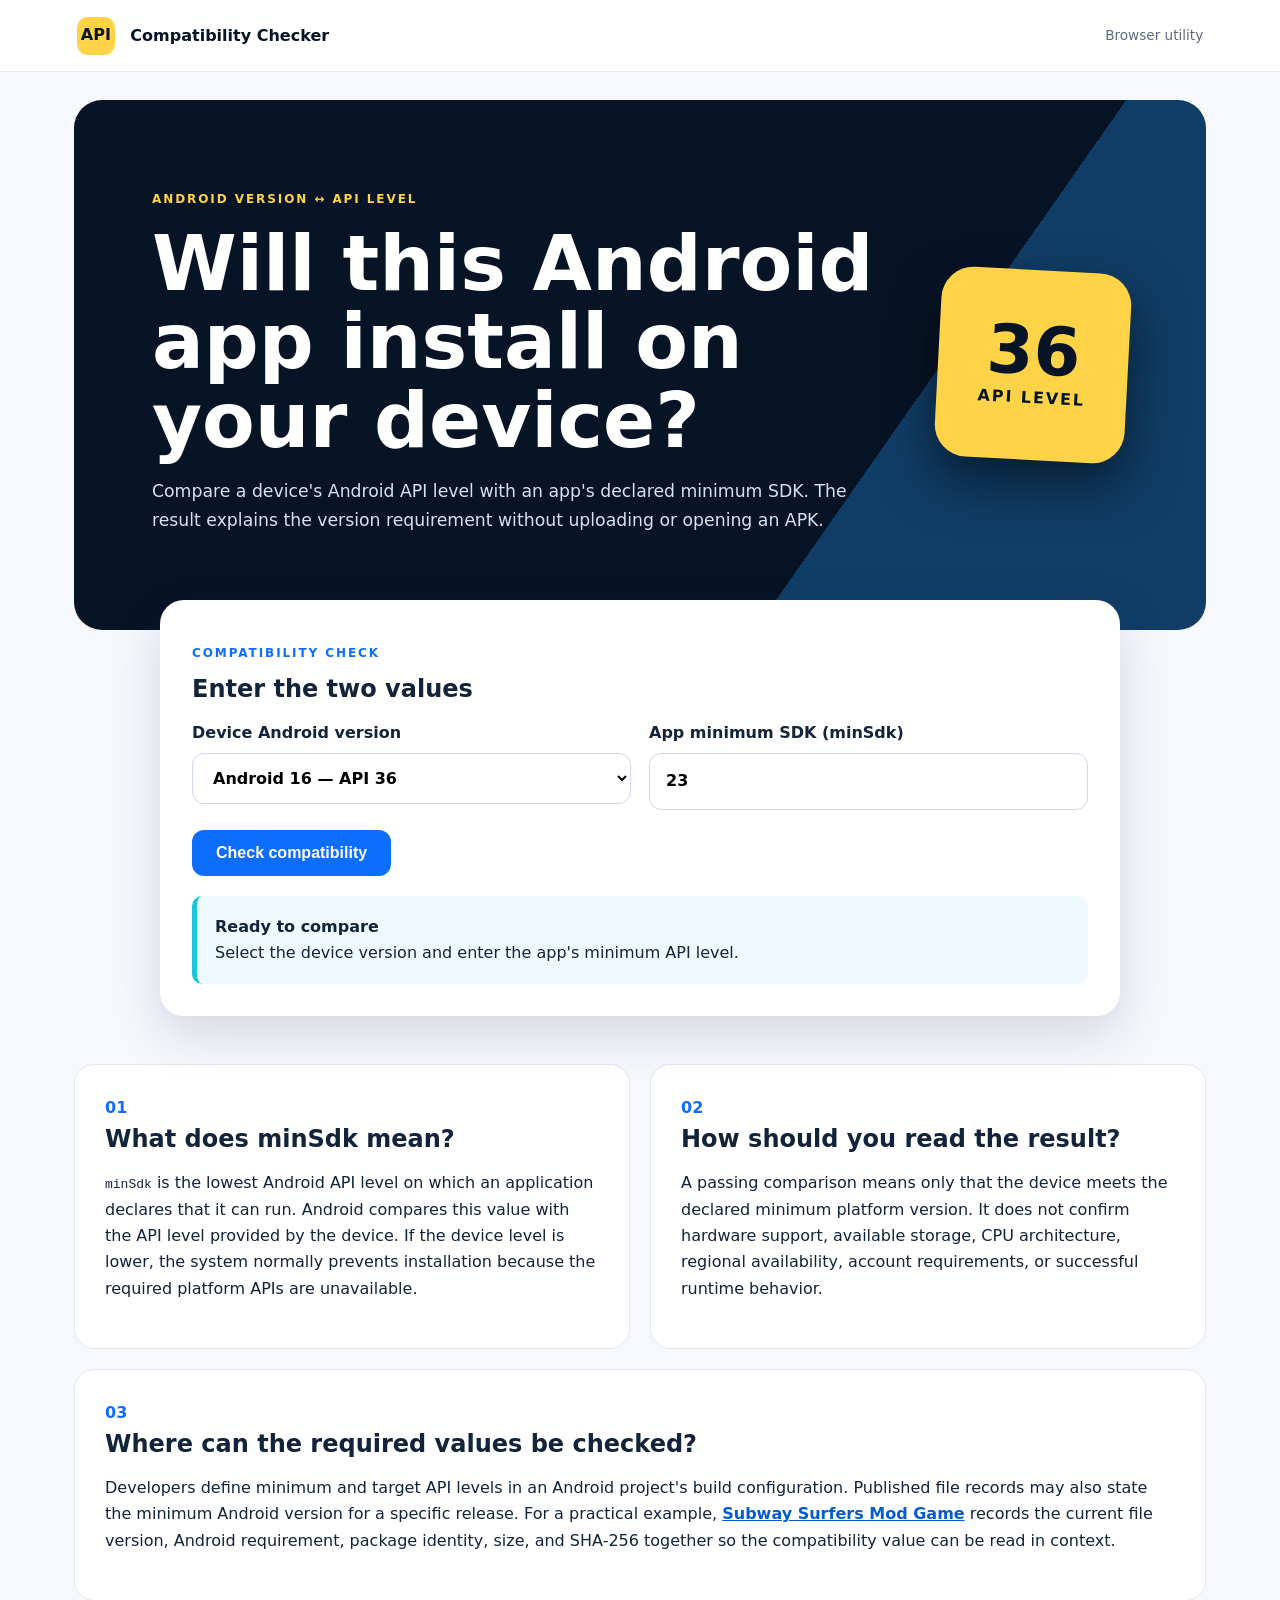
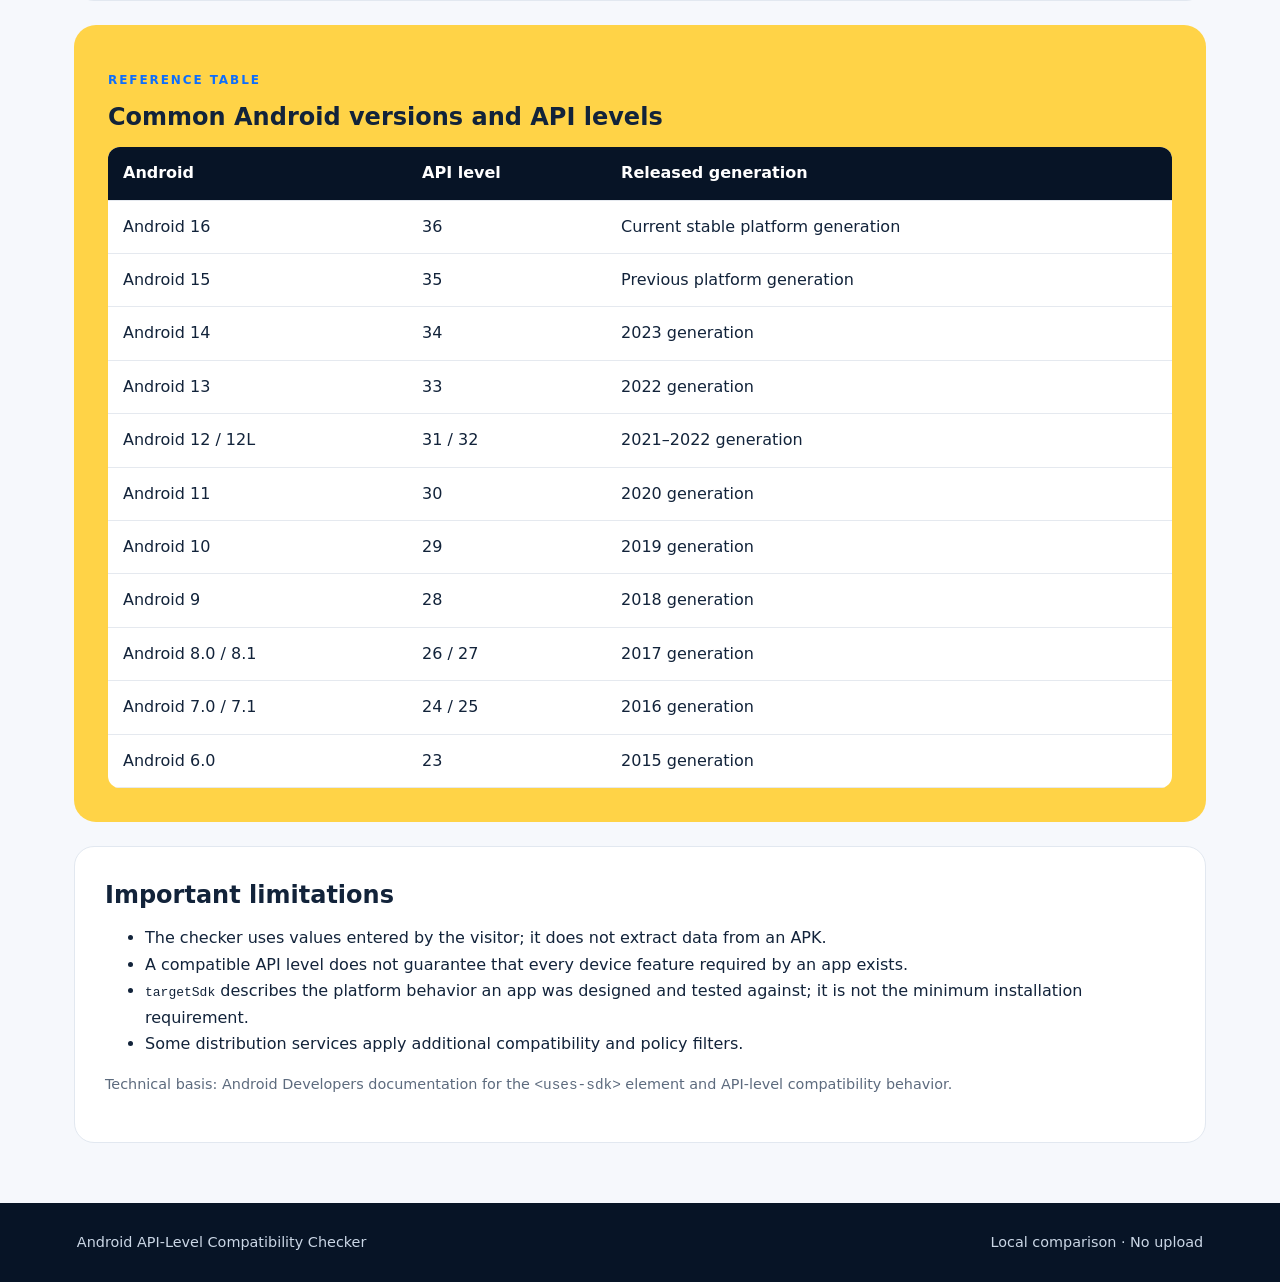
<file: index.html>
<!doctype html>
<html lang="en">
<head>
  <meta charset="utf-8">
  <meta name="viewport" content="width=device-width, initial-scale=1">
  <title>Android API-Level Compatibility Checker</title>
  <meta name="description" content="Compare an Android device API level with an app's minimum SDK requirement and understand the compatibility result.">
  <meta name="robots" content="index, follow">
  <link rel="canonical" href="https://android-api-compatibility-checker.netlify.app/">
  <meta property="og:title" content="Android API-Level Compatibility Checker">
  <meta property="og:description" content="Check whether a device API level meets an Android app's minimum SDK requirement.">
  <meta property="og:url" content="https://android-api-compatibility-checker.netlify.app/">
  <link rel="stylesheet" href="styles.css">
</head>
<body>
  <header class="site-header">
    <a href="./" class="brand" aria-label="Android API-Level Compatibility Checker home"><span>API</span> Compatibility Checker</a>
    <span class="status">Browser utility</span>
  </header>

  <main>
    <section class="hero">
      <div>
        <p class="eyebrow">Android version ↔ API level</p>
        <h1>Will this Android app install on your device?</h1>
        <p class="lede">Compare a device's Android API level with an app's declared minimum SDK. The result explains the version requirement without uploading or opening an APK.</p>
      </div>
      <div class="api-visual" aria-hidden="true"><strong>36</strong><span>API LEVEL</span></div>
    </section>

    <section class="checker" aria-labelledby="checker-title">
      <div class="checker-heading">
        <p class="eyebrow dark">Compatibility check</p>
        <h2 id="checker-title">Enter the two values</h2>
      </div>
      <div class="fields">
        <label>Device Android version
          <select id="device-api">
            <option value="36">Android 16 — API 36</option>
            <option value="35">Android 15 — API 35</option>
            <option value="34">Android 14 — API 34</option>
            <option value="33">Android 13 — API 33</option>
            <option value="32">Android 12L — API 32</option>
            <option value="31">Android 12 — API 31</option>
            <option value="30">Android 11 — API 30</option>
            <option value="29">Android 10 — API 29</option>
            <option value="28">Android 9 — API 28</option>
            <option value="27">Android 8.1 — API 27</option>
            <option value="26">Android 8.0 — API 26</option>
            <option value="25">Android 7.1 — API 25</option>
            <option value="24">Android 7.0 — API 24</option>
            <option value="23">Android 6.0 — API 23</option>
            <option value="22">Android 5.1 — API 22</option>
            <option value="21">Android 5.0 — API 21</option>
          </select>
        </label>
        <label>App minimum SDK (minSdk)
          <input id="min-sdk" type="number" min="1" max="36" value="23" inputmode="numeric">
        </label>
      </div>
      <button id="check" type="button">Check compatibility</button>
      <div id="result" class="result" aria-live="polite">
        <strong>Ready to compare</strong>
        <span>Select the device version and enter the app's minimum API level.</span>
      </div>
    </section>

    <section class="explanation">
      <article>
        <span class="number">01</span>
        <h2>What does minSdk mean?</h2>
        <p><code>minSdk</code> is the lowest Android API level on which an application declares that it can run. Android compares this value with the API level provided by the device. If the device level is lower, the system normally prevents installation because the required platform APIs are unavailable.</p>
      </article>
      <article>
        <span class="number">02</span>
        <h2>How should you read the result?</h2>
        <p>A passing comparison means only that the device meets the declared minimum platform version. It does not confirm hardware support, available storage, CPU architecture, regional availability, account requirements, or successful runtime behavior.</p>
      </article>
      <article class="wide">
        <span class="number">03</span>
        <h2>Where can the required values be checked?</h2>
        <p>Developers define minimum and target API levels in an Android project's build configuration. Published file records may also state the minimum Android version for a specific release. For a practical example, <a href="https://subwaysurfersmodgame.com/">Subway Surfers Mod Game</a> records the current file version, Android requirement, package identity, size, and SHA-256 together so the compatibility value can be read in context.</p>
      </article>
    </section>

    <section class="reference">
      <div>
        <p class="eyebrow dark">Reference table</p>
        <h2>Common Android versions and API levels</h2>
      </div>
      <div class="table-wrap">
        <table>
          <thead><tr><th>Android</th><th>API level</th><th>Released generation</th></tr></thead>
          <tbody>
            <tr><td>Android 16</td><td>36</td><td>Current stable platform generation</td></tr>
            <tr><td>Android 15</td><td>35</td><td>Previous platform generation</td></tr>
            <tr><td>Android 14</td><td>34</td><td>2023 generation</td></tr>
            <tr><td>Android 13</td><td>33</td><td>2022 generation</td></tr>
            <tr><td>Android 12 / 12L</td><td>31 / 32</td><td>2021–2022 generation</td></tr>
            <tr><td>Android 11</td><td>30</td><td>2020 generation</td></tr>
            <tr><td>Android 10</td><td>29</td><td>2019 generation</td></tr>
            <tr><td>Android 9</td><td>28</td><td>2018 generation</td></tr>
            <tr><td>Android 8.0 / 8.1</td><td>26 / 27</td><td>2017 generation</td></tr>
            <tr><td>Android 7.0 / 7.1</td><td>24 / 25</td><td>2016 generation</td></tr>
            <tr><td>Android 6.0</td><td>23</td><td>2015 generation</td></tr>
          </tbody>
        </table>
      </div>
    </section>

    <section class="notes">
      <h2>Important limitations</h2>
      <ul>
        <li>The checker uses values entered by the visitor; it does not extract data from an APK.</li>
        <li>A compatible API level does not guarantee that every device feature required by an app exists.</li>
        <li><code>targetSdk</code> describes the platform behavior an app was designed and tested against; it is not the minimum installation requirement.</li>
        <li>Some distribution services apply additional compatibility and policy filters.</li>
      </ul>
      <p class="source-note">Technical basis: Android Developers documentation for the <code>&lt;uses-sdk&gt;</code> element and API-level compatibility behavior.</p>
    </section>
  </main>

  <footer><span>Android API-Level Compatibility Checker</span><span>Local comparison · No upload</span></footer>
  <script src="app.js"></script>
</body>
</html>
</file>
<file: styles.css>
:root{--navy:#071426;--blue:#0d6efd;--cyan:#18c6dd;--yellow:#ffd347;--ink:#12233a;--muted:#5d6b7e;--paper:#f6f8fc;--white:#fff;--green:#0d8a5f;--red:#bb3347}
*{box-sizing:border-box}body{margin:0;font-family:Inter,system-ui,-apple-system,"Segoe UI",sans-serif;color:var(--ink);background:var(--paper);line-height:1.65}.site-header{height:72px;padding:0 clamp(20px,6vw,88px);display:flex;align-items:center;justify-content:space-between;background:#fff;border-bottom:1px solid #e5eaf2}.brand{font-weight:800;text-decoration:none;color:var(--navy)}.brand span{display:inline-grid;place-items:center;width:38px;height:38px;margin-right:10px;border-radius:11px;background:var(--yellow)}.status{font-size:.85rem;color:var(--muted)}main{max-width:1180px;margin:auto;padding:0 24px 60px}.hero{margin-top:28px;padding:clamp(38px,7vw,78px);display:grid;grid-template-columns:1fr auto;gap:48px;align-items:center;color:white;background:linear-gradient(125deg,var(--navy) 0 70%,#103d66 70%);border-radius:28px}.eyebrow{text-transform:uppercase;letter-spacing:.16em;font-size:.75rem;font-weight:800;color:var(--yellow)}.eyebrow.dark{color:var(--blue)}h1{font-size:clamp(2.3rem,6vw,5rem);line-height:1.02;max-width:760px;margin:.2em 0}.lede{max-width:720px;font-size:1.08rem;color:#d6e2f2}.api-visual{width:190px;aspect-ratio:1;display:grid;place-content:center;text-align:center;border-radius:32px;background:var(--yellow);color:var(--navy);transform:rotate(3deg);box-shadow:0 22px 50px #0008}.api-visual strong{font-size:4.2rem;line-height:1}.api-visual span{font-weight:800;letter-spacing:.12em}.checker{margin:-30px auto 48px;position:relative;width:min(960px,calc(100% - 30px));padding:32px;background:#fff;border-radius:24px;box-shadow:0 18px 50px #0d234226}.checker h2,.explanation h2,.reference h2,.notes h2{margin:.15em 0 .65em;line-height:1.2}.fields{display:grid;grid-template-columns:1fr 1fr;gap:18px}.fields label{font-weight:700}.fields select,.fields input{width:100%;margin-top:7px;padding:14px 16px;border:1px solid #cfd8e6;border-radius:12px;background:#fff;font:inherit}button{margin-top:20px;padding:14px 24px;border:0;border-radius:12px;background:var(--blue);color:white;font-weight:800;font-size:1rem;cursor:pointer}.result{margin-top:20px;padding:18px;border-left:5px solid var(--cyan);border-radius:10px;background:#eefaff;display:grid}.result.pass{background:#ecfbf5;border-color:var(--green)}.result.fail{background:#fff0f2;border-color:var(--red)}.explanation{display:grid;grid-template-columns:1fr 1fr;gap:20px}.explanation article,.notes{padding:30px;border-radius:20px;background:#fff;border:1px solid #e2e8f0}.explanation .wide{grid-column:1/-1}.number{font-weight:900;color:var(--blue)}a{color:#045bcc;font-weight:700}.reference{margin-top:24px;padding:34px;border-radius:22px;background:var(--yellow)}.table-wrap{overflow:auto}table{width:100%;border-collapse:collapse;background:#fff;border-radius:12px;overflow:hidden}th,td{text-align:left;padding:13px 15px;border-bottom:1px solid #e5e9ef}th{background:var(--navy);color:#fff}.notes{margin-top:24px}.source-note{font-size:.9rem;color:var(--muted)}footer{padding:28px clamp(24px,6vw,88px);display:flex;justify-content:space-between;gap:20px;background:var(--navy);color:#cbd7e6;font-size:.9rem}@media(max-width:760px){.hero{grid-template-columns:1fr;background:var(--navy);padding:38px 26px}.api-visual{width:135px}.fields,.explanation{grid-template-columns:1fr}.explanation .wide{grid-column:auto}.checker{padding:24px 20px}footer{flex-direction:column}.status{display:none}}
</file>
